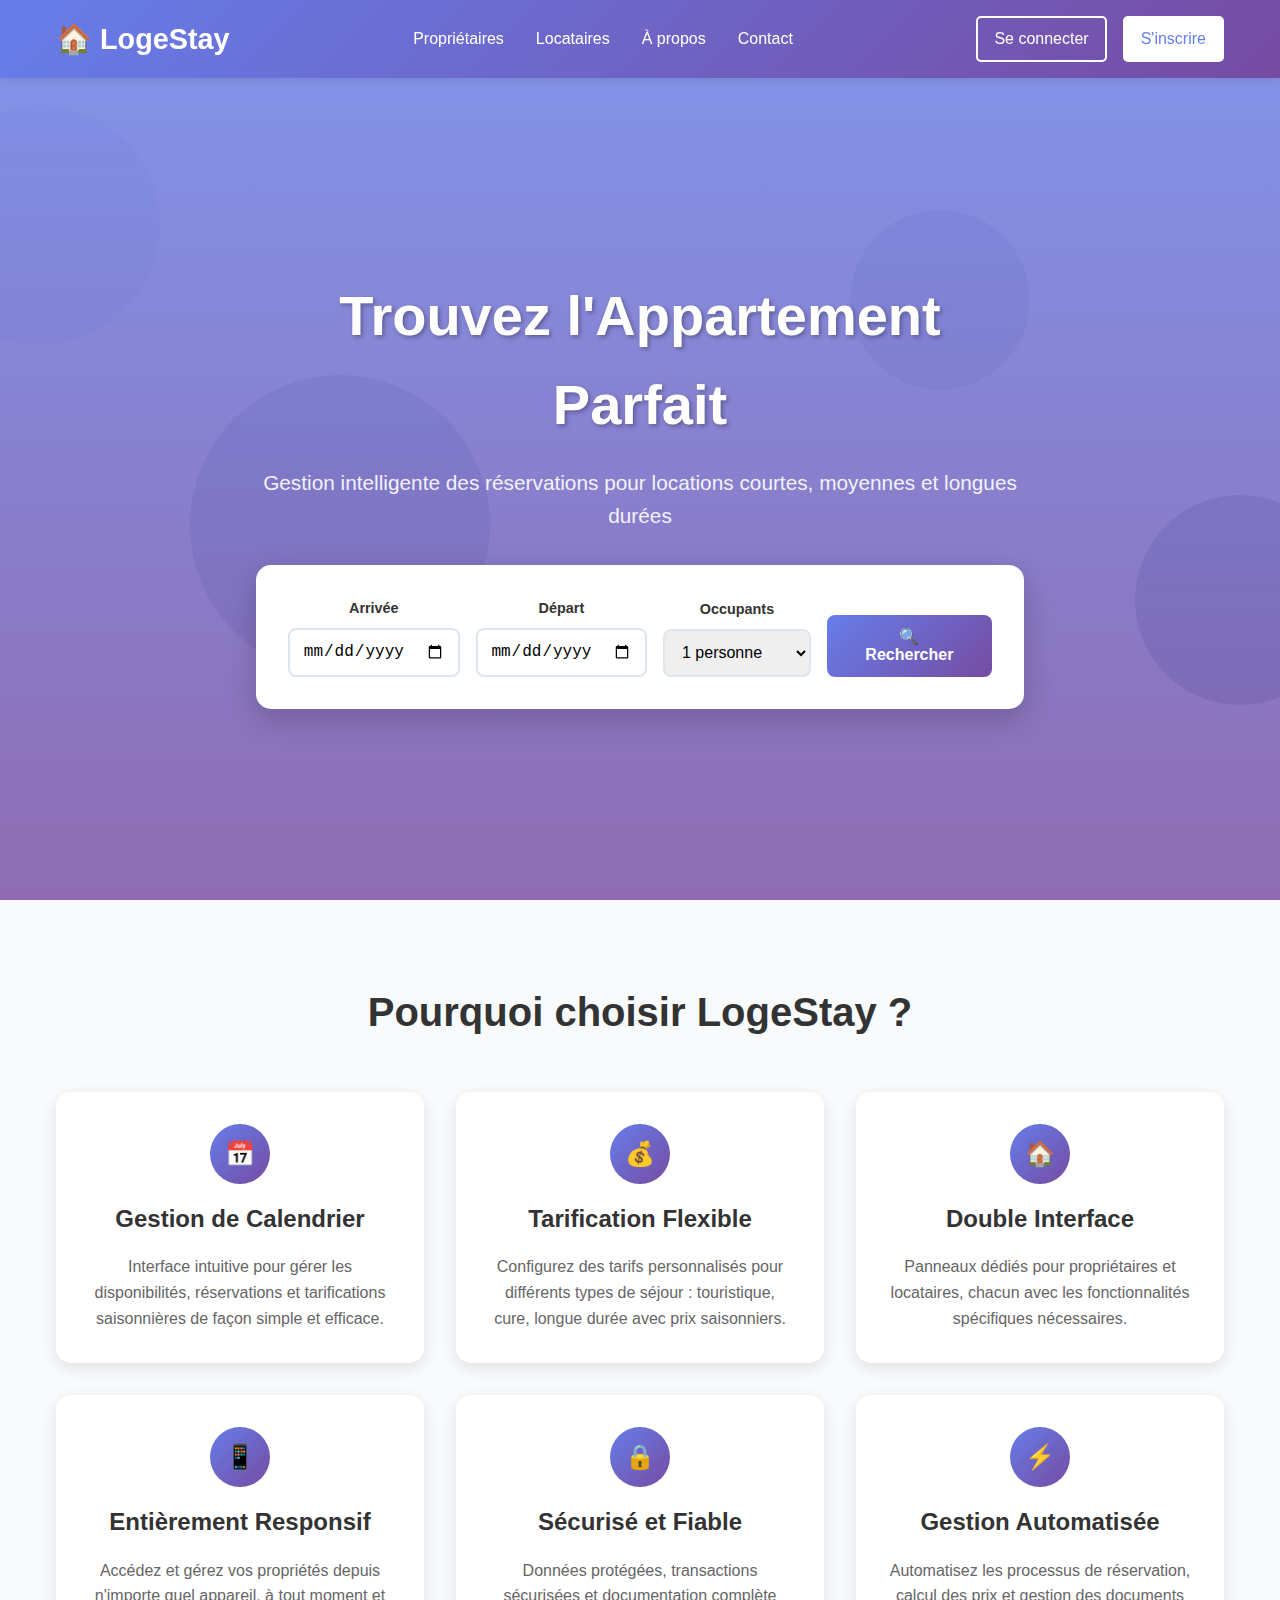
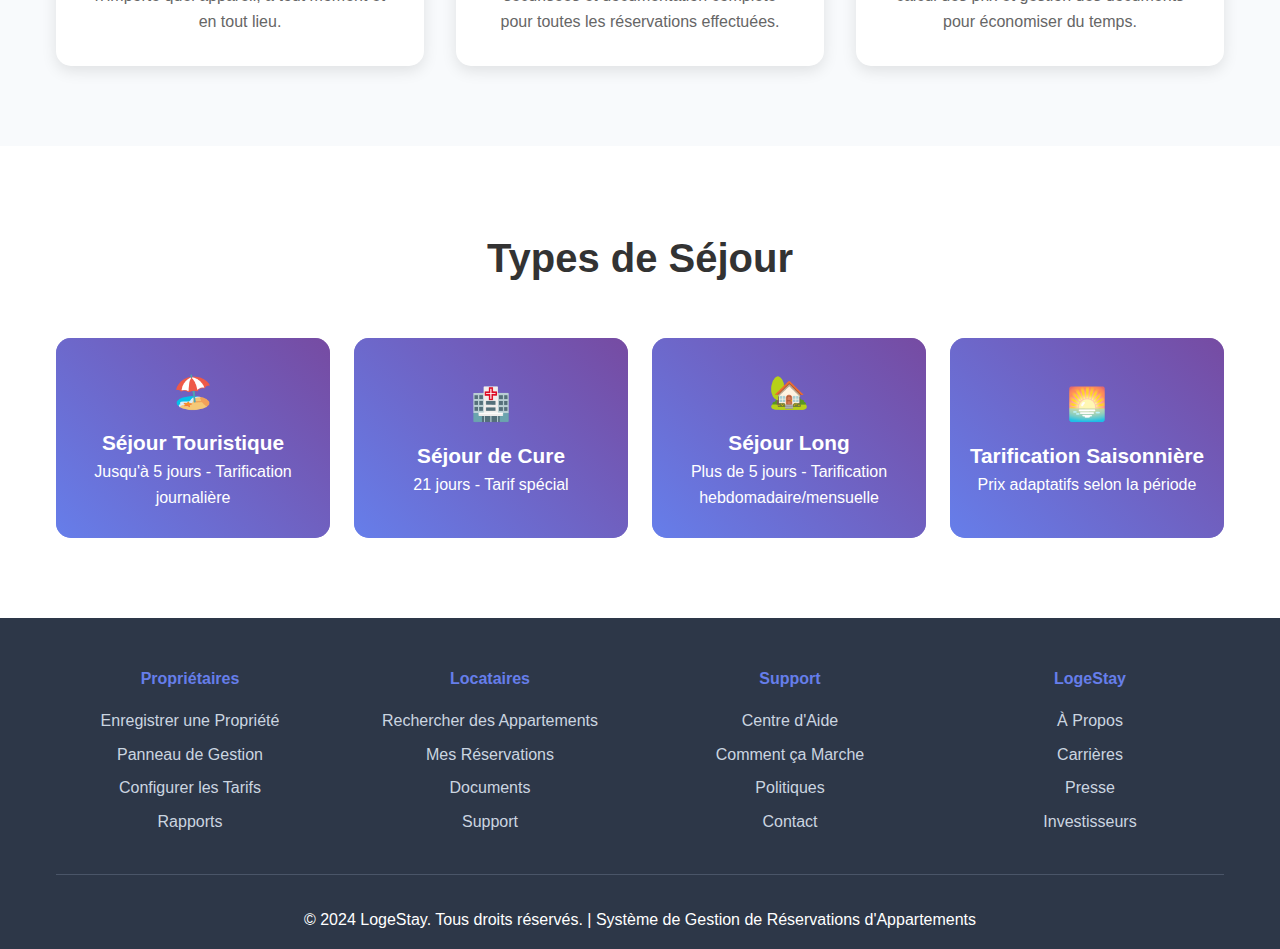
<file: index.html>
<!DOCTYPE html>
<html lang="fr">
<head>
    <meta charset="UTF-8">
    <link rel="stylesheet" href="assets/css/style.css">
    <meta name="viewport" content="width=device-width, initial-scale=1.0">
    <title>LogeStay - Gestion de Réservations d'Appartements</title>
    
    <!-- Favicons -->
    <link href="LS.png" rel="icon">
</head>
<body>
    <header class="header">
        <div class="nav-container">
            <a href="#" class="logo">🏠 LogeStay</a>
            <nav>
                <ul class="nav-links">
                    <li><a href="proprietaires.html" class="nav-links">Propriétaires</a></li>
                    <li><a href="locataires.html" class="nav-links">Locataires</a></li>
                    <li><a href="apropos.html" class="nav-links">À propos</a></li>
                    <li><a href="contact.html" class="nav-links">Contact</a></li>
                </ul>
            </nav>
            <div class="login-buttons">
                <a href="login.php" class="login-btn">Se connecter</a>
                <a href="signup.html" class="login-btn primary">S'inscrire</a>
            </div>
        </div>
    </header>

    <section class="hero">
        <div class="hero-content">
            <h1>Trouvez l'Appartement Parfait</h1>
            <p>Gestion intelligente des réservations pour locations courtes, moyennes et longues durées</p>
            
            <div class="search-container">
                <form class="search-form" id="searchForm">
                    <div class="form-group">
                        <label for="checkin">Arrivée</label>
                        <input type="date" id="checkin" name="checkin" required>
                    </div>
                    <div class="form-group">
                        <label for="checkout">Départ</label>
                        <input type="date" id="checkout" name="checkout" required>
                    </div>
                    <div class="form-group">
                        <label for="guests">Occupants</label>
                        <select id="guests" name="guests">
                            <option value="1">1 personne</option>
                            <option value="2">2 personnes</option>
                            <option value="3">3 personnes</option>
                            <option value="4">4 personnes</option>
                            <option value="5">5+ personnes</option>
                        </select>
                    </div>
                    <button type="submit" class="search-btn">🔍 Rechercher</button>
                </form>
            </div>
        </div>
    </section>

    <section class="features">
        <div class="container">
            <h2 class="section-title">Pourquoi choisir LogeStay ?</h2>
            <div class="features-grid">
                <div class="feature-card">
                    <div class="feature-icon">📅</div>
                    <h3>Gestion de Calendrier</h3>
                    <p>Interface intuitive pour gérer les disponibilités, réservations et tarifications saisonnières de façon simple et efficace.</p>
                </div>
                <div class="feature-card">
                    <div class="feature-icon">💰</div>
                    <h3>Tarification Flexible</h3>
                    <p>Configurez des tarifs personnalisés pour différents types de séjour : touristique, cure, longue durée avec prix saisonniers.</p>
                </div>
                <div class="feature-card">
                    <div class="feature-icon">🏠</div>
                    <h3>Double Interface</h3>
                    <p>Panneaux dédiés pour propriétaires et locataires, chacun avec les fonctionnalités spécifiques nécessaires.</p>
                </div>
                <div class="feature-card">
                    <div class="feature-icon">📱</div>
                    <h3>Entièrement Responsif</h3>
                    <p>Accédez et gérez vos propriétés depuis n'importe quel appareil, à tout moment et en tout lieu.</p>
                </div>
                <div class="feature-card">
                    <div class="feature-icon">🔒</div>
                    <h3>Sécurisé et Fiable</h3>
                    <p>Données protégées, transactions sécurisées et documentation complète pour toutes les réservations effectuées.</p>
                </div>
                <div class="feature-card">
                    <div class="feature-icon">⚡</div>
                    <h3>Gestion Automatisée</h3>
                    <p>Automatisez les processus de réservation, calcul des prix et gestion des documents pour économiser du temps.</p>
                </div>
            </div>
        </div>
    </section>

    <section class="property-types">
        <div class="container">
            <h2 class="section-title">Types de Séjour</h2>
            <div class="types-grid">
                <div class="type-card" onclick="filterByType('touristique')">
                    <div class="type-content">
                        <div class="type-icon">🏖️</div>
                        <div class="type-title">Séjour Touristique</div>
                        <p>Jusqu'à 5 jours - Tarification journalière</p>
                    </div>
                </div>
                <div class="type-card" onclick="filterByType('cure')">
                    <div class="type-content">
                        <div class="type-icon">🏥</div>
                        <div class="type-title">Séjour de Cure</div>
                        <p>21 jours - Tarif spécial</p>
                    </div>
                </div>
                <div class="type-card" onclick="filterByType('longue')">
                    <div class="type-content">
                        <div class="type-icon">🏡</div>
                        <div class="type-title">Séjour Long</div>
                        <p>Plus de 5 jours - Tarification hebdomadaire/mensuelle</p>
                    </div>
                </div>
                <div class="type-card" onclick="filterByType('saisonnier')">
                    <div class="type-content">
                        <div class="type-icon">🌅</div>
                        <div class="type-title">Tarification Saisonnière</div>
                        <p>Prix adaptatifs selon la période</p>
                    </div>
                </div>
            </div>
        </div>
    </section>

    <footer class="footer">
        <div class="container">
            <div class="footer-content">
                <div class="footer-section">
                    <h4>Propriétaires</h4>
                    <ul>
                        <li><a href="#">Enregistrer une Propriété</a></li>
                        <li><a href="#">Panneau de Gestion</a></li>
                        <li><a href="#">Configurer les Tarifs</a></li>
                        <li><a href="#">Rapports</a></li>
                    </ul>
                </div>
                <div class="footer-section">
                    <h4>Locataires</h4>
                    <ul>
                        <li><a href="#">Rechercher des Appartements</a></li>
                        <li><a href="#">Mes Réservations</a></li>
                        <li><a href="#">Documents</a></li>
                        <li><a href="#">Support</a></li>
                    </ul>
                </div>
                <div class="footer-section">
                    <h4>Support</h4>
                    <ul>
                        <li><a href="#">Centre d'Aide</a></li>
                        <li><a href="#">Comment ça Marche</a></li>
                        <li><a href="#">Politiques</a></li>
                        <li><a href="#">Contact</a></li>
                    </ul>
                </div>
                <div class="footer-section">
                    <h4>LogeStay</h4>
                    <ul>
                        <li><a href="#">À Propos</a></li>
                        <li><a href="#">Carrières</a></li>
                        <li><a href="#">Presse</a></li>
                        <li><a href="#">Investisseurs</a></li>
                    </ul>
                </div>
            </div>
            <div style="border-top: 1px solid #4a5568; padding-top: 2rem; margin-top: 2rem;">
                <p>&copy; 2024 LogeStay. Tous droits réservés. | Système de Gestion de Réservations d'Appartements</p>
            </div>
        </div>
    </footer>
    <script src="assets/js/main.js"></script>
</body>
</html>
</file>
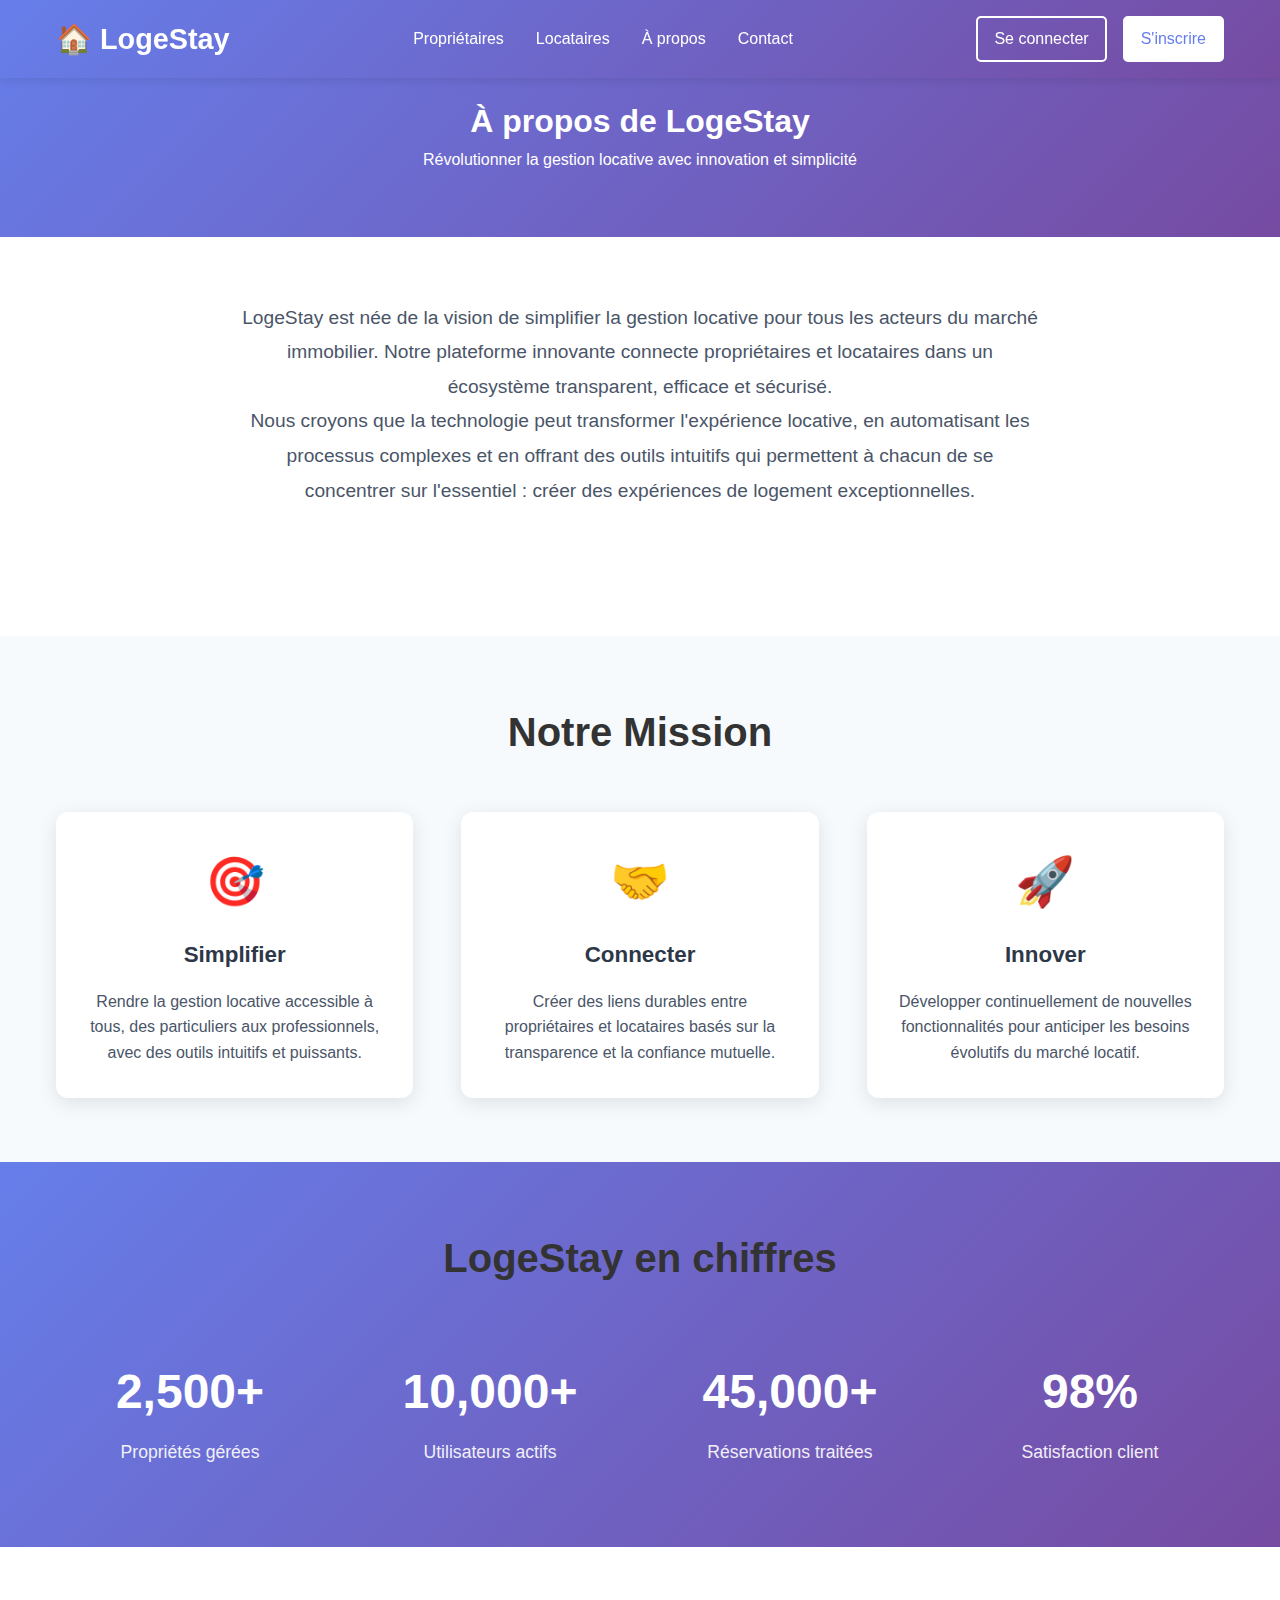
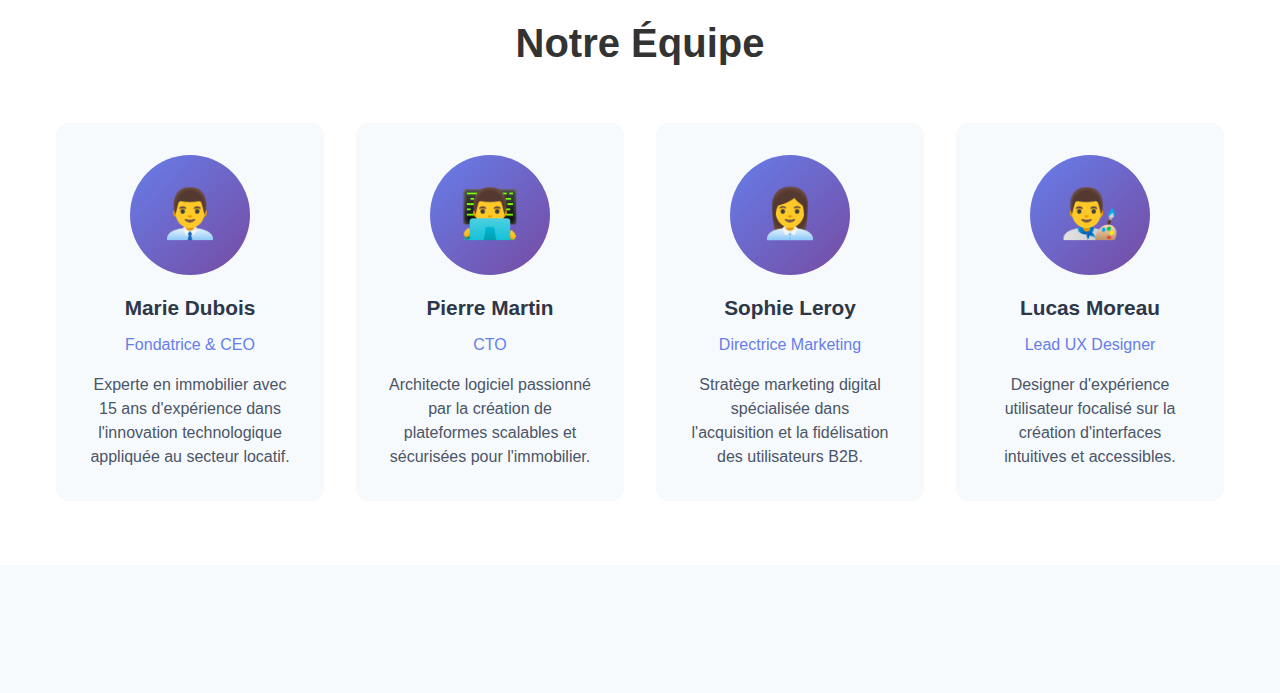
<file: a-propos.html>
<!DOCTYPE html>
<html lang="fr">
<head>
    <meta charset="UTF-8">
    <link rel="stylesheet" href="assets/css/style.css">
    <meta name="viewport" content="width=device-width, initial-scale=1.0">
    <title>À propos - LogeStay</title>
    
    <!-- Favicons -->
    <link href="LS.png" rel="icon">
    
    <style>
        .about-hero {
            background: linear-gradient(135deg, #667eea 0%, #764ba2 100%);
            color: white;
            padding: 6rem 0 4rem;
            text-align: center;
        }
        
        .about-container {
            max-width: 1200px;
            margin: 0 auto;
            padding: 0 1rem;
        }
        
        .about-content {
            padding: 4rem 0;
            background: white;
        }
        
        .about-text {
            max-width: 800px;
            margin: 0 auto;
            text-align: center;
            font-size: 1.2rem;
            line-height: 1.8;
            color: #4a5568;
            margin-bottom: 4rem;
        }
        
        .mission-section {
            background: #f7fafc;
            padding: 4rem 0;
        }
        
        .mission-grid {
            display: grid;
            grid-template-columns: repeat(auto-fit, minmax(300px, 1fr));
            gap: 3rem;
            margin-top: 3rem;
        }
        
        .mission-card {
            background: white;
            padding: 2rem;
            border-radius: 12px;
            text-align: center;
            box-shadow: 0 5px 20px rgba(0,0,0,0.1);
            transition: transform 0.3s ease;
        }
        
        .mission-card:hover {
            transform: translateY(-5px);
        }
        
        .mission-icon {
            font-size: 3rem;
            margin-bottom: 1rem;
        }
        
        .mission-card h3 {
            color: #2d3748;
            margin-bottom: 1rem;
            font-size: 1.4rem;
        }
        
        .mission-card p {
            color: #4a5568;
            line-height: 1.6;
        }
        
        .team-section {
            padding: 4rem 0;
            background: white;
        }
        
        .team-grid {
            display: grid;
            grid-template-columns: repeat(auto-fit, minmax(250px, 1fr));
            gap: 2rem;
            margin-top: 3rem;
        }
        
        .team-member {
            text-align: center;
            background: #f7fafc;
            padding: 2rem;
            border-radius: 12px;
            transition: transform 0.3s ease;
        }
        
        .team-member:hover {
            transform: translateY(-5px);
        }
        
        .member-photo {
            width: 120px;
            height: 120px;
            border-radius: 50%;
            background: linear-gradient(135deg, #667eea 0%, #764ba2 100%);
            margin: 0 auto 1rem;
            display: flex;
            align-items: center;
            justify-content: center;
            font-size: 3rem;
            color: white;
        }
        
        .member-name {
            font-size: 1.3rem;
            font-weight: 600;
            color: #2d3748;
            margin-bottom: 0.5rem;
        }
        
        .member-role {
            color: #667eea;
            font-weight: 500;
            margin-bottom: 1rem;
        }
        
        .member-bio {
            color: #4a5568;
            line-height: 1.5;
        }
        
        .stats-section {
            background: linear-gradient(135deg, #667eea 0%, #764ba2 100%);
            color: white;
            padding: 4rem 0;
            text-align: center;
        }
        
        .stats-grid {
            display: grid;
            grid-template-columns: repeat(auto-fit, minmax(200px, 1fr));
            gap: 2rem;
            margin-top: 3rem;
        }
        
        .stat-item {
            padding: 1rem;
        }
        
        .stat-number {
            font-size: 3rem;
            font-weight: bold;
            margin-bottom: 0.5rem;
        }
        
        .stat-label {
            font-size: 1.1rem;
            opacity: 0.9;
        }
        
        .values-section {
            padding: 4rem 0;
            background: #f7fafc;
        }
        
        .values-grid {
            display: grid;
            grid-template-columns: repeat(auto-fit, minmax(250px, 1fr));
            gap: 2rem;
            margin-top: 3rem;
        }
        
        .value-item {
            background: white;
            padding: 2rem;
            border-radius: 12px;
            border-left: 4px solid #667eea;
        }
        
        .value-title {
            font-size: 1.3rem;
            font-weight: 600;
            color: #2d3748;
            margin-bottom: 1rem;
            display: flex;
            align-items: center;
            gap: 0.5rem;
        }
        
        .value-description {
            color: #4a5568;
            line-height: 1.6;
        }
        
        .timeline-section {
            padding: 4rem 0;
            background: white;
        }
        
        .timeline {
            max-width: 800px;
            margin: 0 auto;
            position: relative;
            padding: 2rem 0;
        }
        
        .timeline::before {
            content: '';
            position: absolute;
            left: 50%;
            transform: translateX(-50%);
            width: 3px;
            height: 100%;
            background: #667eea;
        }
        
        .timeline-item {
            margin-bottom: 3rem;
            position: relative;
        }
        
        .timeline-content {
            background: #f7fafc;
            padding: 2rem;
            border-radius: 12px;
            width: 45%;
            position: relative;
        }
        
        .timeline-item:nth-child(odd) .timeline-content {
            margin-left: auto;
        }
        
        .timeline-date {
            position: absolute;
            left: 50%;
            transform: translateX(-50%);
            background: #667eea;
            color: white;
            padding: 0.5rem 1rem;
            border-radius: 20px;
            font-weight: 600;
            white-space: nowrap;
        }
        
        .timeline-title {
            font-size: 1.2rem;
            font-weight: 600;
            color: #2d3748;
            margin-bottom: 0.5rem;
        }
        
        .timeline-description {
            color: #4a5568;
            line-height: 1.5;
        }
        
        @media (max-width: 768px) {
            .about-hero {
                padding: 4rem 0 3rem;
            }
            
            .about-text {
                font-size: 1.1rem;
                padding: 0 1rem;
            }
            
            .timeline::before {
                left: 20px;
            }
            
            .timeline-content {
                width: calc(100% - 40px);
                margin-left: 40px !important;
            }
            
            .timeline-date {
                left: 20px;
                transform: none;
            }
        }
    </style>
</head>
<body>
    <header class="header">
        <div class="nav-container">
            <a href="index.html" class="logo">🏠 LogeStay</a>
            <nav>
                <ul class="nav-links">
                    <li><a href="index.html#proprietaires">Propriétaires</a></li>
                    <li><a href="index.html#locataires">Locataires</a></li>
                    <li><a href="apropos.html" class="active">À propos</a></li>
                    <li><a href="contact.html">Contact</a></li>
                </ul>
            </nav>
            <div class="login-buttons">
                <a href="login.php" class="login-btn">Se connecter</a>
                <a href="signup.html" class="login-btn primary">S'inscrire</a>
            </div>
        </div>
    </header>

    <section class="about-hero">
        <div class="about-container">
            <h1>À propos de LogeStay</h1>
            <p>Révolutionner la gestion locative avec innovation et simplicité</p>
        </div>
    </section>

    <section class="about-content">
        <div class="about-container">
            <div class="about-text">
                <p>LogeStay est née de la vision de simplifier la gestion locative pour tous les acteurs du marché immobilier. Notre plateforme innovante connecte propriétaires et locataires dans un écosystème transparent, efficace et sécurisé.</p>
                
                <p>Nous croyons que la technologie peut transformer l'expérience locative, en automatisant les processus complexes et en offrant des outils intuitifs qui permettent à chacun de se concentrer sur l'essentiel : créer des expériences de logement exceptionnelles.</p>
            </div>
        </div>
    </section>

    <section class="mission-section">
        <div class="about-container">
            <h2 class="section-title">Notre Mission</h2>
            <div class="mission-grid">
                <div class="mission-card">
                    <div class="mission-icon">🎯</div>
                    <h3>Simplifier</h3>
                    <p>Rendre la gestion locative accessible à tous, des particuliers aux professionnels, avec des outils intuitifs et puissants.</p>
                </div>
                <div class="mission-card">
                    <div class="mission-icon">🤝</div>
                    <h3>Connecter</h3>
                    <p>Créer des liens durables entre propriétaires et locataires basés sur la transparence et la confiance mutuelle.</p>
                </div>
                <div class="mission-card">
                    <div class="mission-icon">🚀</div>
                    <h3>Innover</h3>
                    <p>Développer continuellement de nouvelles fonctionnalités pour anticiper les besoins évolutifs du marché locatif.</p>
                </div>
            </div>
        </div>
    </section>

    <section class="stats-section">
        <div class="about-container">
            <h2 class="section-title">LogeStay en chiffres</h2>
            <div class="stats-grid">
                <div class="stat-item">
                    <div class="stat-number">2,500+</div>
                    <div class="stat-label">Propriétés gérées</div>
                </div>
                <div class="stat-item">
                    <div class="stat-number">10,000+</div>
                    <div class="stat-label">Utilisateurs actifs</div>
                </div>
                <div class="stat-item">
                    <div class="stat-number">45,000+</div>
                    <div class="stat-label">Réservations traitées</div>
                </div>
                <div class="stat-item">
                    <div class="stat-number">98%</div>
                    <div class="stat-label">Satisfaction client</div>
                </div>
            </div>
        </div>
    </section>

    <section class="team-section">
        <div class="about-container">
            <h2 class="section-title">Notre Équipe</h2>
            <div class="team-grid">
                <div class="team-member">
                    <div class="member-photo">👨‍💼</div>
                    <div class="member-name">Marie Dubois</div>
                    <div class="member-role">Fondatrice & CEO</div>
                    <div class="member-bio">Experte en immobilier avec 15 ans d'expérience dans l'innovation technologique appliquée au secteur locatif.</div>
                </div>
                <div class="team-member">
                    <div class="member-photo">👨‍💻</div>
                    <div class="member-name">Pierre Martin</div>
                    <div class="member-role">CTO</div>
                    <div class="member-bio">Architecte logiciel passionné par la création de plateformes scalables et sécurisées pour l'immobilier.</div>
                </div>
                <div class="team-member">
                    <div class="member-photo">👩‍💼</div>
                    <div class="member-name">Sophie Leroy</div>
                    <div class="member-role">Directrice Marketing</div>
                    <div class="member-bio">Stratège marketing digital spécialisée dans l'acquisition et la fidélisation des utilisateurs B2B.</div>
                </div>
                <div class="team-member">
                    <div class="member-photo">👨‍🎨</div>
                    <div class="member-name">Lucas Moreau</div>
                    <div class="member-role">Lead UX Designer</div>
                    <div class="member-bio">Designer d'expérience utilisateur focalisé sur la création d'interfaces intuitives et accessibles.</div>
                </div>
            </div>
        </div>
    </section>

    <section class="values-section">
        <div class="about-container">
</file>
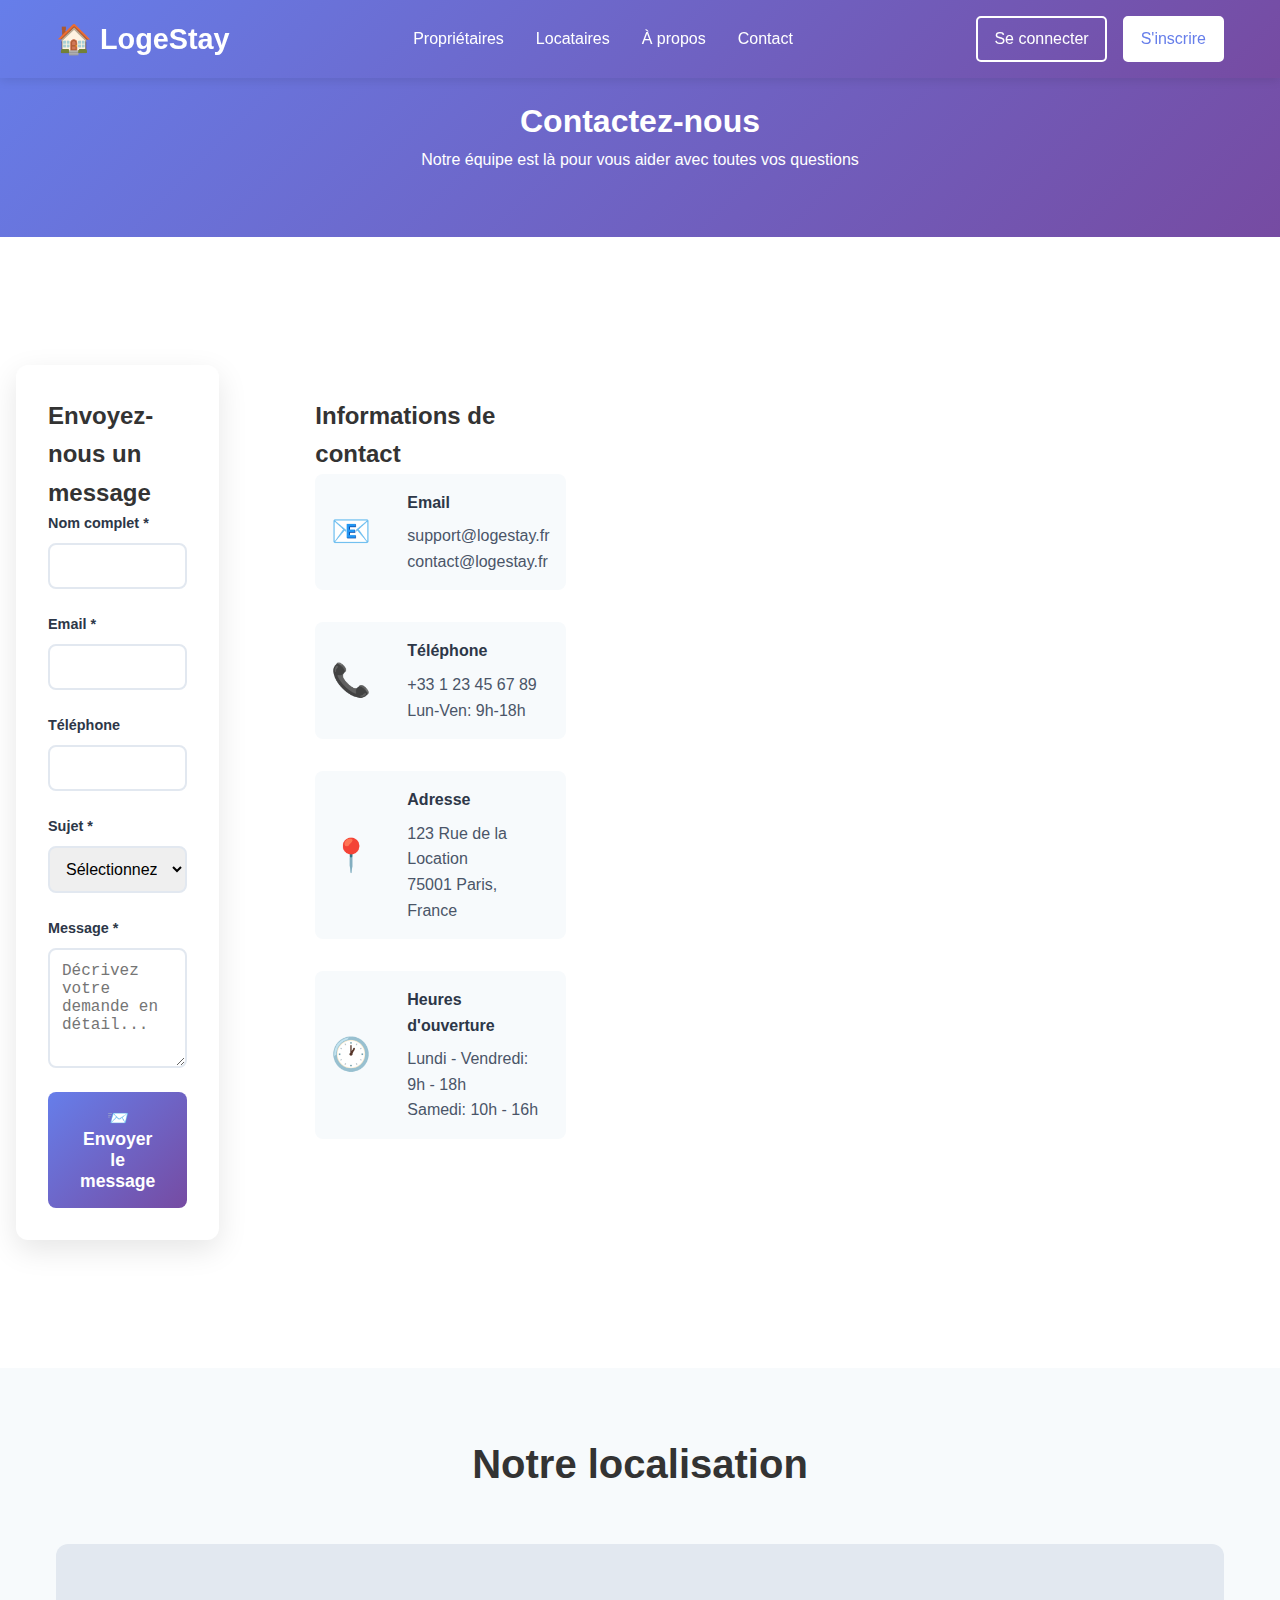
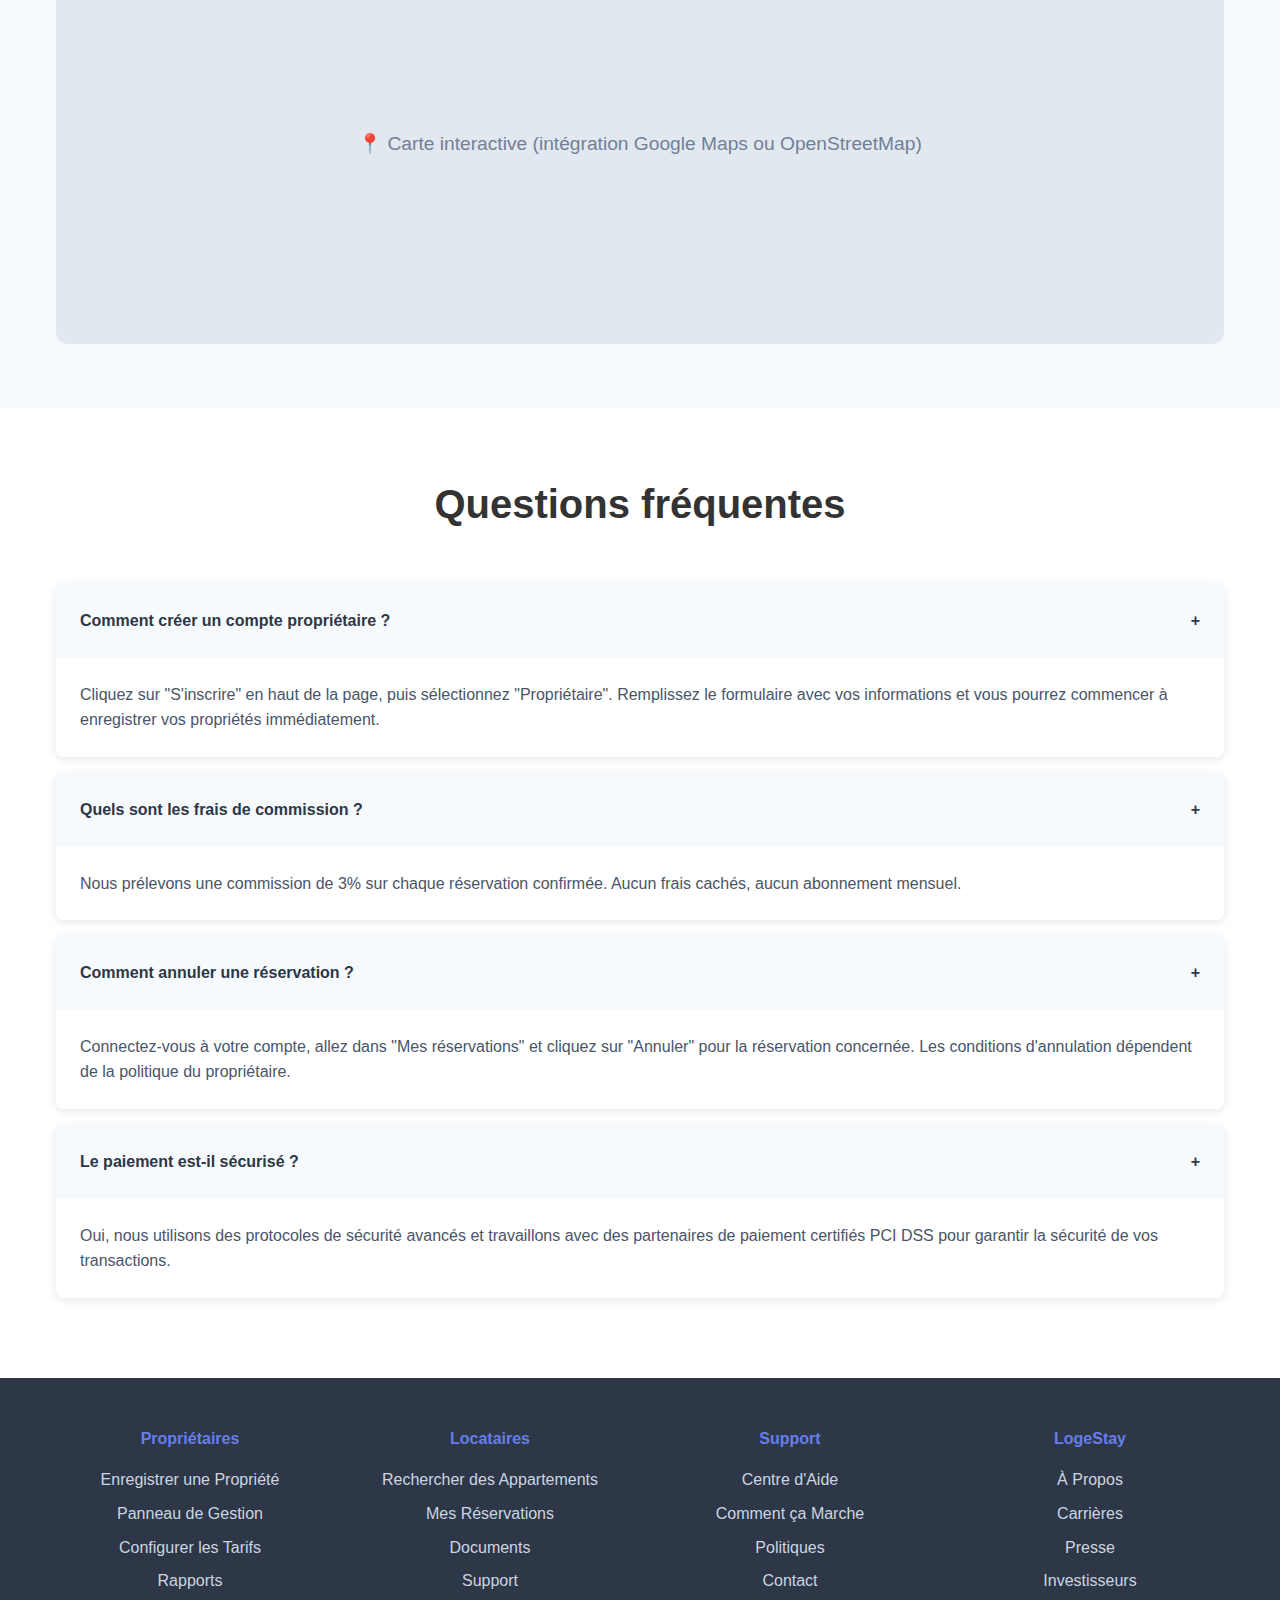
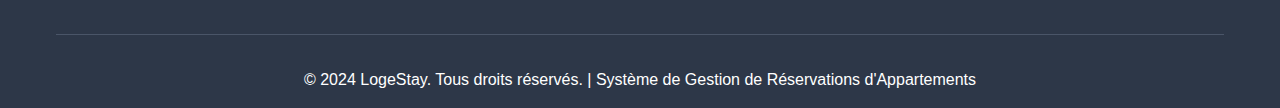
<file: contact.html>
<!DOCTYPE html>
<html lang="fr">
<head>
    <meta charset="UTF-8">
    <link rel="stylesheet" href="assets/css/style.css">
    <meta name="viewport" content="width=device-width, initial-scale=1.0">
    <title>Contact - LogeStay</title>
    
    <!-- Favicons -->
    <link href="LS.png" rel="icon">
    
    <style>
        .contact-hero {
            background: linear-gradient(135deg, #667eea 0%, #764ba2 100%);
            color: white;
            padding: 6rem 0 4rem;
            text-align: center;
        }
        
        .contact-container {
            max-width: 1200px;
            margin: 0 auto;
            padding: 0 1rem;
        }
        
        .contact-content {
            display: grid;
            grid-template-columns: 1fr 1fr;
            gap: 4rem;
            margin: 4rem 0;
        }
        
        .contact-form {
            background: white;
            padding: 2rem;
            border-radius: 12px;
            box-shadow: 0 10px 30px rgba(0,0,0,0.1);
        }
        
        .contact-info {
            padding: 2rem;
        }
        
        .form-group {
            margin-bottom: 1.5rem;
        }
        
        .form-group label {
            display: block;
            margin-bottom: 0.5rem;
            font-weight: 600;
            color: #2d3748;
        }
        
        .form-group input,
        .form-group select,
        .form-group textarea {
            width: 100%;
            padding: 0.75rem;
            border: 2px solid #e2e8f0;
            border-radius: 8px;
            font-size: 1rem;
            transition: border-color 0.3s ease;
        }
        
        .form-group input:focus,
        .form-group select:focus,
        .form-group textarea:focus {
            outline: none;
            border-color: #667eea;
        }
        
        .form-group textarea {
            resize: vertical;
            min-height: 120px;
        }
        
        .submit-btn {
            background: linear-gradient(135deg, #667eea 0%, #764ba2 100%);
            color: white;
            padding: 1rem 2rem;
            border: none;
            border-radius: 8px;
            font-size: 1.1rem;
            font-weight: 600;
            cursor: pointer;
            transition: transform 0.3s ease;
            width: 100%;
        }
        
        .submit-btn:hover {
            transform: translateY(-2px);
        }
        
        .contact-item {
            display: flex;
            align-items: center;
            margin-bottom: 2rem;
            padding: 1rem;
            background: #f7fafc;
            border-radius: 8px;
        }
        
        .contact-item-icon {
            font-size: 2rem;
            margin-right: 1rem;
            min-width: 60px;
        }
        
        .contact-item-content h4 {
            margin: 0 0 0.5rem 0;
            color: #2d3748;
        }
        
        .contact-item-content p {
            margin: 0;
            color: #4a5568;
        }
        
        .map-section {
            background: #f7fafc;
            padding: 4rem 0;
        }
        
        .map-placeholder {
            background: #e2e8f0;
            height: 400px;
            border-radius: 12px;
            display: flex;
            align-items: center;
            justify-content: center;
            color: #718096;
            font-size: 1.2rem;
        }
        
        .faq-section {
            padding: 4rem 0;
        }
        
        .faq-item {
            background: white;
            margin-bottom: 1rem;
            border-radius: 8px;
            box-shadow: 0 2px 10px rgba(0,0,0,0.1);
            overflow: hidden;
        }
        
        .faq-question {
            padding: 1.5rem;
            background: #f7fafc;
            cursor: pointer;
            font-weight: 600;
            color: #2d3748;
            display: flex;
            justify-content: space-between;
            align-items: center;
        }
        
        .faq-answer {
            padding: 1.5rem;
            color: #4a5568;
            line-height: 1.6;
        }
        
        @media (max-width: 768px) {
            .contact-content {
                grid-template-columns: 1fr;
                gap: 2rem;
            }
            
            .contact-hero {
                padding: 4rem 0 3rem;
            }
        }
    </style>
</head>
<body>
    <header class="header">
        <div class="nav-container">
            <a href="index.html" class="logo">🏠 LogeStay</a>
            <nav>
                <ul class="nav-links">
                    <li><a href="index.html#proprietaires">Propriétaires</a></li>
                    <li><a href="index.html#locataires">Locataires</a></li>
                    <li><a href="apropos.html">À propos</a></li>
                    <li><a href="contact.html" class="active">Contact</a></li>
                </ul>
            </nav>
            <div class="login-buttons">
                <a href="login.php" class="login-btn">Se connecter</a>
                <a href="signup.html" class="login-btn primary">S'inscrire</a>
            </div>
        </div>
    </header>

    <section class="contact-hero">
        <div class="contact-container">
            <h1>Contactez-nous</h1>
            <p>Notre équipe est là pour vous aider avec toutes vos questions</p>
        </div>
    </section>

    <section class="contact-content">
        <div class="contact-container">
            <div class="contact-content">
                <div class="contact-form">
                    <h2>Envoyez-nous un message</h2>
                    <form id="contactForm">
                        <div class="form-group">
                            <label for="name">Nom complet *</label>
                            <input type="text" id="name" name="name" required>
                        </div>
                        
                        <div class="form-group">
                            <label for="email">Email *</label>
                            <input type="email" id="email" name="email" required>
                        </div>
                        
                        <div class="form-group">
                            <label for="phone">Téléphone</label>
                            <input type="tel" id="phone" name="phone">
                        </div>
                        
                        <div class="form-group">
                            <label for="subject">Sujet *</label>
                            <select id="subject" name="subject" required>
                                <option value="">Sélectionnez un sujet</option>
                                <option value="proprietaire">Questions propriétaire</option>
                                <option value="locataire">Questions locataire</option>
                                <option value="technique">Support technique</option>
                                <option value="facturation">Facturation</option>
                                <option value="autre">Autre</option>
                            </select>
                        </div>
                        
                        <div class="form-group">
                            <label for="message">Message *</label>
                            <textarea id="message" name="message" placeholder="Décrivez votre demande en détail..." required></textarea>
                        </div>
                        
                        <button type="submit" class="submit-btn">📨 Envoyer le message</button>
                    </form>
                </div>
                
                <div class="contact-info">
                    <h2>Informations de contact</h2>
                    
                    <div class="contact-item">
                        <div class="contact-item-icon">📧</div>
                        <div class="contact-item-content">
                            <h4>Email</h4>
                            <p>support@logestay.fr</p>
                            <p>contact@logestay.fr</p>
                        </div>
                    </div>
                    
                    <div class="contact-item">
                        <div class="contact-item-icon">📞</div>
                        <div class="contact-item-content">
                            <h4>Téléphone</h4>
                            <p>+33 1 23 45 67 89</p>
                            <p>Lun-Ven: 9h-18h</p>
                        </div>
                    </div>
                    
                    <div class="contact-item">
                        <div class="contact-item-icon">📍</div>
                        <div class="contact-item-content">
                            <h4>Adresse</h4>
                            <p>123 Rue de la Location</p>
                            <p>75001 Paris, France</p>
                        </div>
                    </div>
                    
                    <div class="contact-item">
                        <div class="contact-item-icon">🕐</div>
                        <div class="contact-item-content">
                            <h4>Heures d'ouverture</h4>
                            <p>Lundi - Vendredi: 9h - 18h</p>
                            <p>Samedi: 10h - 16h</p>
                        </div>
                    </div>
                </div>
            </div>
        </div>
    </section>

    <section class="map-section">
        <div class="contact-container">
            <h2 class="section-title">Notre localisation</h2>
            <div class="map-placeholder">
                📍 Carte interactive (intégration Google Maps ou OpenStreetMap)
            </div>
        </div>
    </section>

    <section class="faq-section">
        <div class="contact-container">
            <h2 class="section-title">Questions fréquentes</h2>
            
            <div class="faq-item">
                <div class="faq-question">
                    Comment créer un compte propriétaire ?
                    <span>+</span>
                </div>
                <div class="faq-answer">
                    Cliquez sur "S'inscrire" en haut de la page, puis sélectionnez "Propriétaire". Remplissez le formulaire avec vos informations et vous pourrez commencer à enregistrer vos propriétés immédiatement.
                </div>
            </div>
            
            <div class="faq-item">
                <div class="faq-question">
                    Quels sont les frais de commission ?
                    <span>+</span>
                </div>
                <div class="faq-answer">
                    Nous prélevons une commission de 3% sur chaque réservation confirmée. Aucun frais cachés, aucun abonnement mensuel.
                </div>
            </div>
            
            <div class="faq-item">
                <div class="faq-question">
                    Comment annuler une réservation ?
                    <span>+</span>
                </div>
                <div class="faq-answer">
                    Connectez-vous à votre compte, allez dans "Mes réservations" et cliquez sur "Annuler" pour la réservation concernée. Les conditions d'annulation dépendent de la politique du propriétaire.
                </div>
            </div>
            
            <div class="faq-item">
                <div class="faq-question">
                    Le paiement est-il sécurisé ?
                    <span>+</span>
                </div>
                <div class="faq-answer">
                    Oui, nous utilisons des protocoles de sécurité avancés et travaillons avec des partenaires de paiement certifiés PCI DSS pour garantir la sécurité de vos transactions.
                </div>
            </div>
        </div>
    </section>

    <footer class="footer">
        <div class="container">
            <div class="footer-content">
                <div class="footer-section">
                    <h4>Propriétaires</h4>
                    <ul>
                        <li><a href="#">Enregistrer une Propriété</a></li>
                        <li><a href="#">Panneau de Gestion</a></li>
                        <li><a href="#">Configurer les Tarifs</a></li>
                        <li><a href="#">Rapports</a></li>
                    </ul>
                </div>
                <div class="footer-section">
                    <h4>Locataires</h4>
                    <ul>
                        <li><a href="#">Rechercher des Appartements</a></li>
                        <li><a href="#">Mes Réservations</a></li>
                        <li><a href="#">Documents</a></li>
                        <li><a href="#">Support</a></li>
                    </ul>
                </div>
                <div class="footer-section">
                    <h4>Support</h4>
                    <ul>
                        <li><a href="#">Centre d'Aide</a></li>
                        <li><a href="#">Comment ça Marche</a></li>
                        <li><a href="#">Politiques</a></li>
                        <li><a href="contact.html">Contact</a></li>
                    </ul>
                </div>
                <div class="footer-section">
                    <h4>LogeStay</h4>
                    <ul>
                        <li><a href="apropos.html">À Propos</a></li>
                        <li><a href="#">Carrières</a></li>
                        <li><a href="#">Presse</a></li>
                        <li><a href="#">Investisseurs</a></li>
                    </ul>
                </div>
            </div>
            <div style="border-top: 1px solid #4a5568; padding-top: 2rem; margin-top: 2rem;">
                <p>&copy; 2024 LogeStay. Tous droits réservés. | Système de Gestion de Réservations d'Appartements</p>
            </div>
        </div>
    </footer>

    <script>
        // Formulaire de contact
        document.getElementById('contactForm').addEventListener('submit', function(e) {
            e.preventDefault();
            alert('Merci pour votre message ! Nous vous répondrons dans les plus brefs délais.');
        });

        // FAQ Toggle
        document.querySelectorAll('.faq-question').forEach(question => {
            question.addEventListener('click', function() {
                const answer = this.nextElementSibling;
                const icon = this.querySelector('span');
                
                if (answer.style.display === 'block') {
                    answer.style.display = 'none';
                    icon.textContent = '+';
                } else {
                    // Fermer toutes les autres réponses
                    document.querySelectorAll('.faq-answer').forEach(a => a.style.display = 'none');
                    document.querySelectorAll('.faq-question span').forEach(i => i.textContent = '+');
                    
                    answer.style.display = 'block';
                    icon.textContent = '-';
                }
            });
        });
    </script>
</body>
</html>
</file>
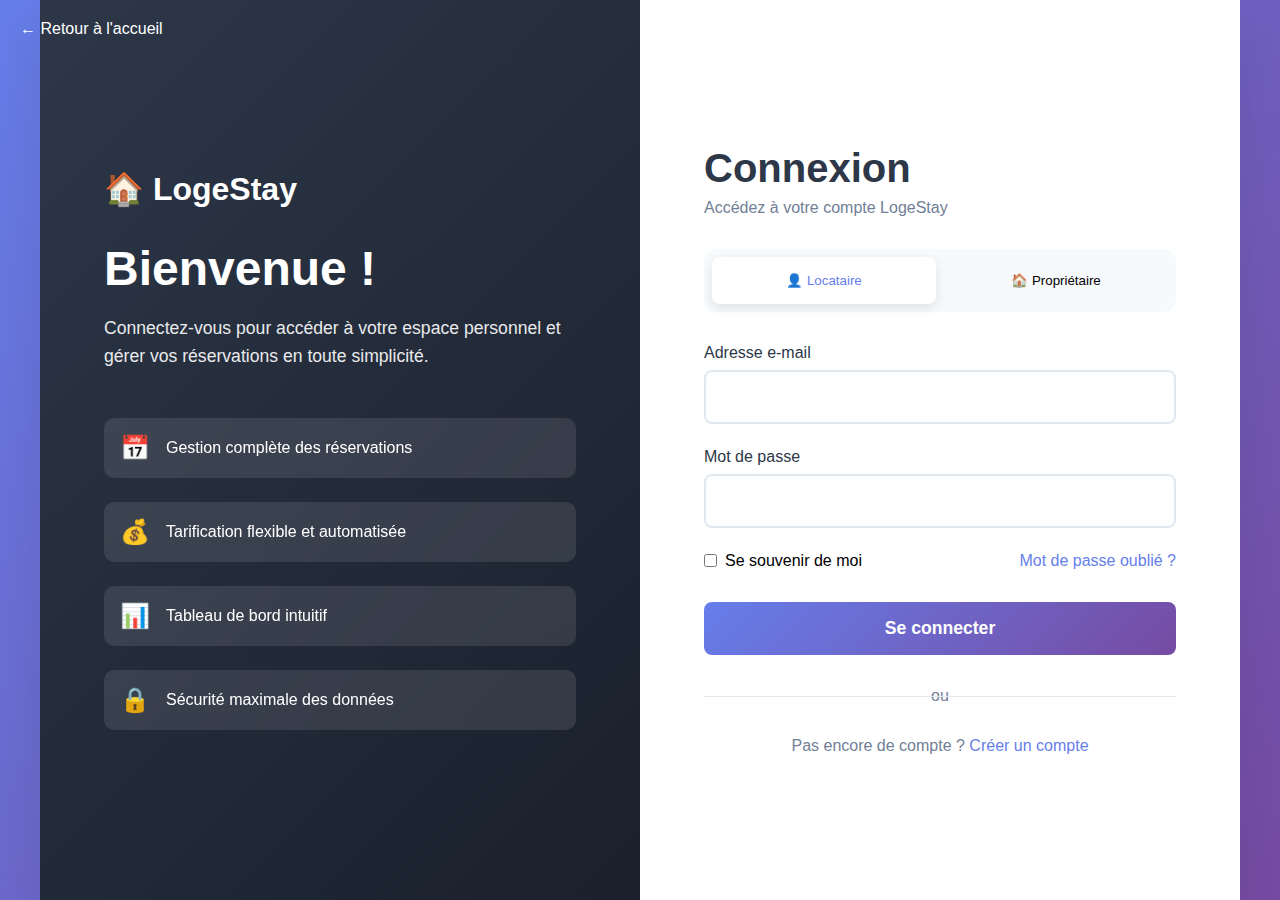
<file: login.html>
<!DOCTYPE html>
<html lang="fr">
<head>
    <meta charset="UTF-8">
    <meta name="viewport" content="width=device-width, initial-scale=1.0">
    <title>LogeStay - Connexion</title>
    <!-- Favicons -->
    <link href="LS.png" rel="icon">
    <link href="LS.png" rel="apple-touch-icon">
    <style>
        * {
            margin: 0;
            padding: 0;
            box-sizing: border-box;
        }
        
        body {
            font-family: -apple-system, BlinkMacSystemFont, 'Segoe UI', Roboto, sans-serif;
            background: linear-gradient(135deg, #667eea 0%, #764ba2 100%);
            min-height: 100vh;
            position: relative;
        }
        
        .back-home {
            position: absolute;
            top: 20px;
            left: 20px;
            color: white;
            text-decoration: none;
            font-weight: 500;
            z-index: 10;
            transition: opacity 0.3s ease;
        }
        
        .back-home:hover {
            opacity: 0.8;
        }
        
        .login-container {
            display: flex;
            min-height: 100vh;
            max-width: 1200px;
            margin: 0 auto;
            background: white;
            box-shadow: 0 20px 60px rgba(0,0,0,0.1);
        }
        
        .login-left {
            flex: 1;
            background: linear-gradient(135deg, #2d3748 0%, #1a202c 100%);
            color: white;
            padding: 4rem;
            display: flex;
            flex-direction: column;
            justify-content: center;
        }
        
        .logo {
            font-size: 2rem;
            font-weight: bold;
            margin-bottom: 2rem;
        }
        
        .welcome-text {
            font-size: 3rem;
            font-weight: 700;
            margin-bottom: 1rem;
            line-height: 1.2;
        }
        
        .welcome-subtitle {
            font-size: 1.1rem;
            opacity: 0.9;
            margin-bottom: 3rem;
            line-height: 1.6;
        }
        
        .features-preview {
            display: flex;
            flex-direction: column;
            gap: 1.5rem;
        }
        
        .feature-item {
            display: flex;
            align-items: center;
            gap: 1rem;
            padding: 1rem;
            background: rgba(255,255,255,0.1);
            border-radius: 10px;
            backdrop-filter: blur(10px);
        }
        
        .feature-item .icon {
            font-size: 1.5rem;
        }
        
        .login-right {
            flex: 1;
            padding: 4rem;
            display: flex;
            flex-direction: column;
            justify-content: center;
        }
        
        .login-header h2 {
            font-size: 2.5rem;
            color: #2d3748;
            margin-bottom: 0.5rem;
        }
        
        .login-header p {
            color: #718096;
            margin-bottom: 2rem;
        }
        
        .alert {
            padding: 1rem;
            border-radius: 8px;
            margin-bottom: 1rem;
        }
        
        .alert.error {
            background: #fed7d7;
            color: #c53030;
            border: 1px solid #feb2b2;
        }
        
        .alert.success {
            background: #c6f6d5;
            color: #2f855a;
            border: 1px solid #9ae6b4;
        }
        
        .user-type-selector {
            display: flex;
            gap: 0.5rem;
            margin-bottom: 2rem;
            background: #f7fafc;
            padding: 0.5rem;
            border-radius: 12px;
        }
        
        .user-type-btn {
            flex: 1;
            padding: 1rem;
            border: none;
            background: transparent;
            border-radius: 8px;
            cursor: pointer;
            font-weight: 500;
            transition: all 0.3s ease;
            text-decoration: none;
            display: block;
            text-align: center;
        }
        
        .user-type-btn.active {
            background: white;
            color: #667eea;
            box-shadow: 0 4px 12px rgba(0,0,0,0.1);
        }
        
        .user-type-btn:not(.active):hover {
            background: rgba(102, 126, 234, 0.1);
        }
        
        .form-group {
            margin-bottom: 1.5rem;
        }
        
        .form-group label {
            display: block;
            margin-bottom: 0.5rem;
            color: #2d3748;
            font-weight: 500;
        }
        
        .form-group input, .form-group select {
            width: 100%;
            padding: 1rem;
            border: 2px solid #e2e8f0;
            border-radius: 8px;
            font-size: 1rem;
            transition: border-color 0.3s ease;
        }
        
        .form-group input:focus, .form-group select:focus {
            outline: none;
            border-color: #667eea;
        }
        
        .form-options {
            display: flex;
            justify-content: space-between;
            align-items: center;
            margin-bottom: 2rem;
        }
        
        .remember-me {
            display: flex;
            align-items: center;
            gap: 0.5rem;
            cursor: pointer;
        }
        
        .forgot-password {
            color: #667eea;
            text-decoration: none;
        }
        
        .forgot-password:hover {
            text-decoration: underline;
        }
        
        .login-btn {
            width: 100%;
            padding: 1rem;
            background: linear-gradient(135deg, #667eea 0%, #764ba2 100%);
            color: white;
            border: none;
            border-radius: 8px;
            font-size: 1.1rem;
            font-weight: 600;
            cursor: pointer;
            transition: transform 0.2s ease;
        }
        
        .login-btn:hover {
            transform: translateY(-2px);
        }
        
        .divider {
            text-align: center;
            margin: 2rem 0;
            position: relative;
        }
        
        .divider::before {
            content: '';
            position: absolute;
            top: 50%;
            left: 0;
            right: 0;
            height: 1px;
            background: #e2e8f0;
        }
        
        .divider span {
            background: white;
            padding: 0 1rem;
            color: #718096;
        }
        
        .signup-link {
            text-align: center;
            color: #718096;
        }
        
        .signup-link a {
            color: #667eea;
            text-decoration: none;
            font-weight: 500;
        }
        
        .signup-link a:hover {
            text-decoration: underline;
        }
        
        .hidden {
            display: none;
        }
        
        @media (max-width: 768px) {
            .login-container {
                flex-direction: column;
            }
            
            .login-left, .login-right {
                padding: 2rem;
            }
            
            .welcome-text {
                font-size: 2rem;
            }
        }
    </style>
</head>
<body>
    <a href="index.html" class="back-home">← Retour à l'accueil</a>
    
    <div class="login-container">
        <div class="login-left">
            <div class="logo">🏠 LogeStay</div>
            <h1 class="welcome-text">Bienvenue !</h1>
            <p class="welcome-subtitle">Connectez-vous pour accéder à votre espace personnel et gérer vos réservations en toute simplicité.</p>
            
            <div class="features-preview">
                <div class="feature-item">
                    <span class="icon">📅</span>
                    <span>Gestion complète des réservations</span>
                </div>
                <div class="feature-item">
                    <span class="icon">💰</span>
                    <span>Tarification flexible et automatisée</span>
                </div>
                <div class="feature-item">
                    <span class="icon">📊</span>
                    <span>Tableau de bord intuitif</span>
                </div>
                <div class="feature-item">
                    <span class="icon">🔒</span>
                    <span>Sécurité maximale des données</span>
                </div>
            </div>
        </div>
        
        <div class="login-right">
            <div class="login-header">
                <h2>Connexion</h2>
                <p>Accédez à votre compte LogeStay</p>
            </div>

            <div id="alertContainer" class="hidden">
                <div class="alert error">Message d'erreur apparaîtra ici</div>
            </div>
            
            <div class="user-type-selector">
                <button type="button" class="user-type-btn active" data-type="locataire">
                    👤 Locataire
                </button>
                <button type="button" class="user-type-btn" data-type="proprietaire">
                    🏠 Propriétaire
                </button>
            </div>

            <form class="login-form" id="loginForm">
                <input type="hidden" name="user_type" id="userTypeInput" value="locataire">
                
                <div class="form-group">
                    <label for="email">Adresse e-mail</label>
                    <input type="email" id="email" name="email" required>
                </div>

                <div class="form-group">
                    <label for="password">Mot de passe</label>
                    <input type="password" id="password" name="password" required>
                </div>

                <div class="form-options">
                    <label class="remember-me">
                        <input type="checkbox" id="remember" name="remember">
                        Se souvenir de moi
                    </label>
                    <a href="#" class="forgot-password">Mot de passe oublié ?</a>
                </div>

                <button type="submit" class="login-btn" id="submitBtn">
                    Se connecter
                </button>
            </form>

            <div class="divider">
                <span>ou</span>
            </div>

            <div class="signup-link">
                Pas encore de compte ? 
                <a href="signup.html" id="signupLink">Créer un compte</a>
            </div>
        </div>
    </div>

    <script>
        // Seletor de tipo de usuário
        document.querySelectorAll('.user-type-btn').forEach(btn => {
            btn.addEventListener('click', function() {
                document.querySelectorAll('.user-type-btn').forEach(b => b.classList.remove('active'));
                this.classList.add('active');
                document.getElementById('userTypeInput').value = this.getAttribute('data-type');
            });
        });

        // Formulário de login
        document.getElementById('loginForm').addEventListener('submit', function(e) {
            e.preventDefault();
            
            const email = document.getElementById('email').value;
            const password = document.getElementById('password').value;
            const userType = document.getElementById('userTypeInput').value;
            
            // Validação simples
            if (!email || !password) {
                showAlert('Veuillez remplir tous les champs.', 'error');
                return;
            }
            
            if (password.length < 6) {
                showAlert('Le mot de passe doit contenir au moins 6 caractères.', 'error');
                return;
            }
            
            // Simulação de login bem-sucedido
            showAlert('Connexion réussie! Redirection...', 'success');
            
            setTimeout(() => {
                window.location.href = `dashboard-${userType}.html`;
            }, 2000);
        });

        function showAlert(message, type) {
            const alertContainer = document.getElementById('alertContainer');
            const alert = alertContainer.querySelector('.alert');
            
            alert.textContent = message;
            alert.className = `alert ${type}`;
            alertContainer.classList.remove('hidden');
            
            setTimeout(() => {
                alertContainer.classList.add('hidden');
            }, 5000);
        }
    </script>
</body>
</html>
</file>
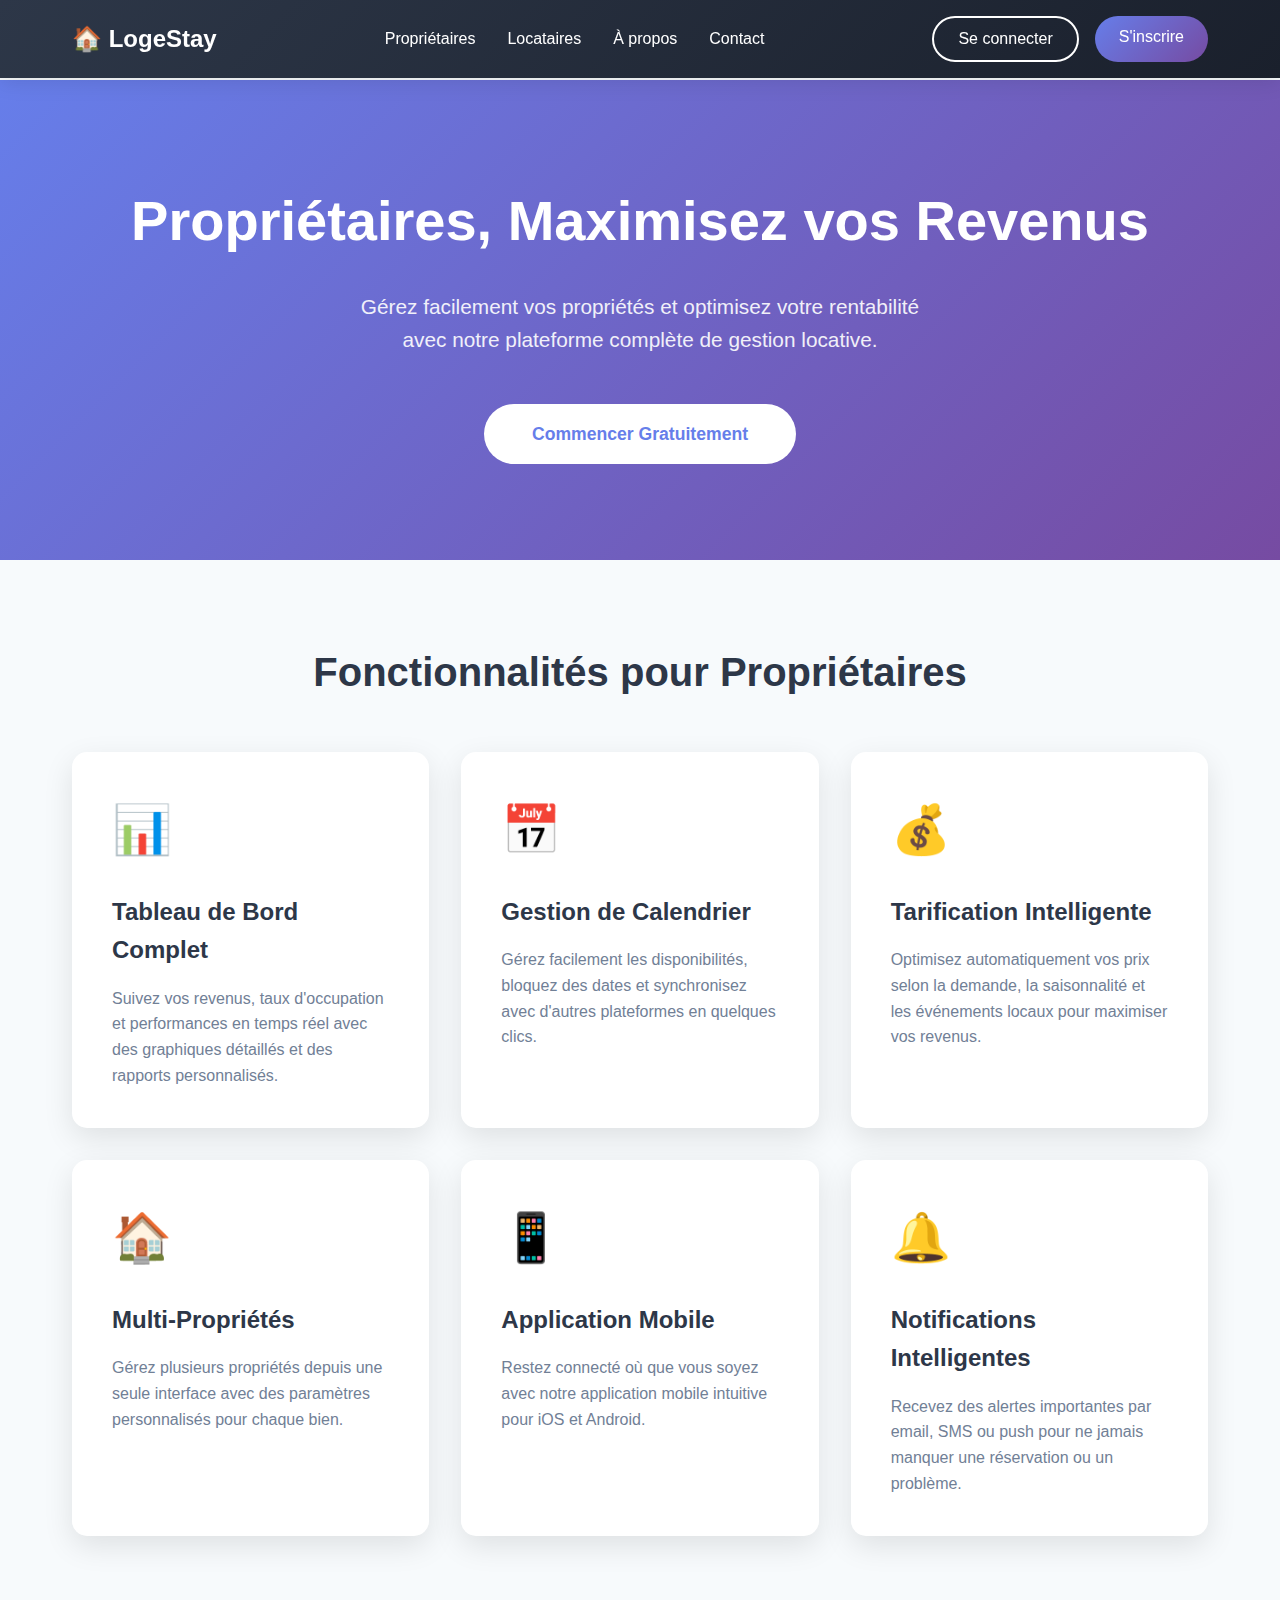
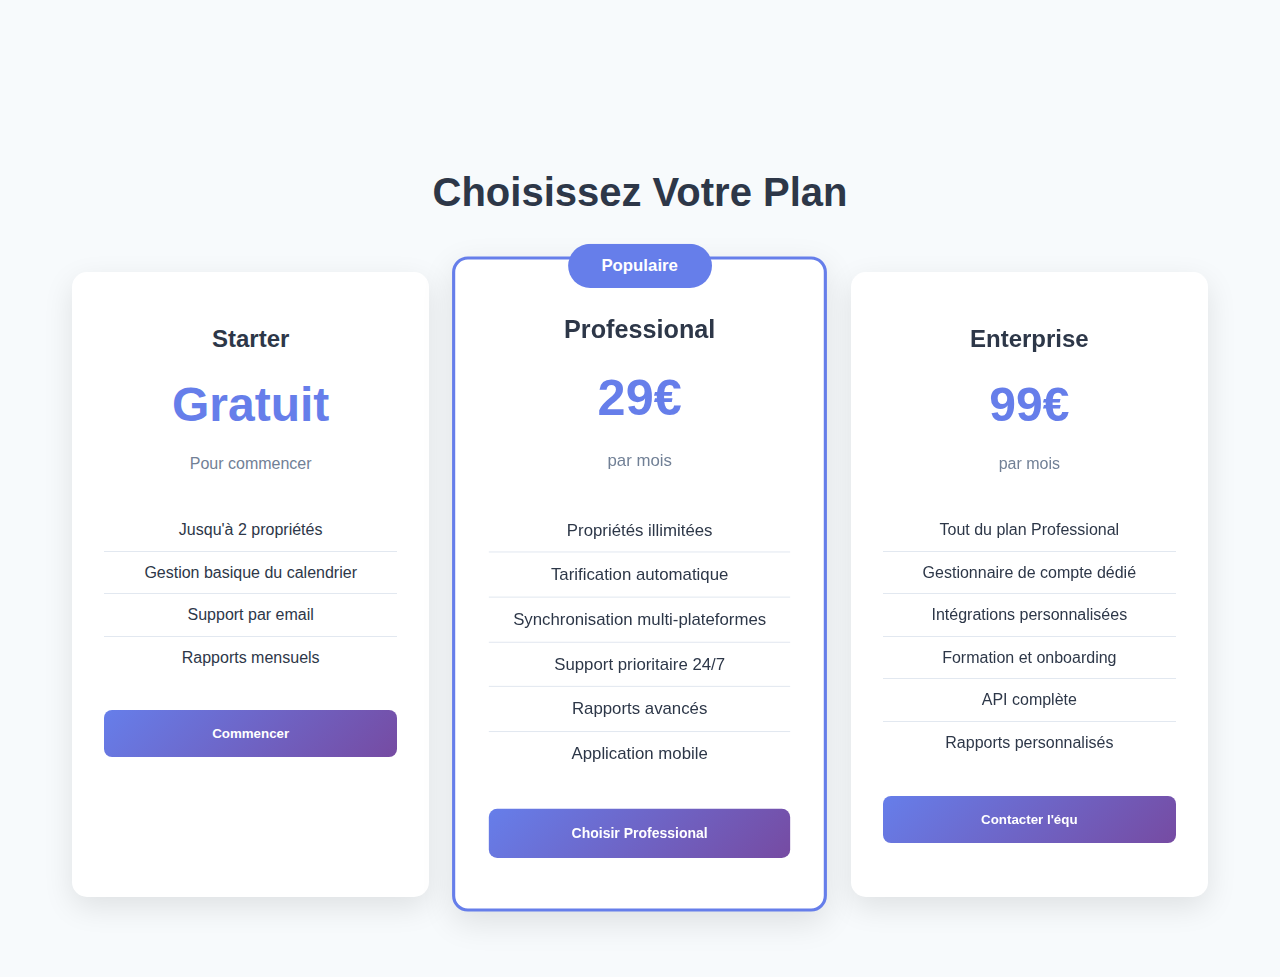
<file: proprietaires.html>
<!DOCTYPE html>
<html lang="fr">
<head>
    <meta charset="UTF-8">
    <meta name="viewport" content="width=device-width, initial-scale=1.0">
    <title>LogeStay - Propriétaires</title>
    <!-- Favicons -->
    <link href="LS.png" rel="icon">
    <style>
        * {
            margin: 0;
            padding: 0;
            box-sizing: border-box;
        }
        
        body {
            font-family: -apple-system, BlinkMacSystemFont, 'Segoe UI', Roboto, sans-serif;
            line-height: 1.6;
            color: #2d3748;
            background-color: #f7fafc;
        }
        
        .header {
            background: linear-gradient(135deg, #2d3748 0%, #1a202c 100%);
            color: white;
            padding: 1rem 0;
            position: fixed;
            width: 100%;
            top: 0;
            z-index: 100;
            box-shadow: 0 4px 20px rgba(0,0,0,0.1);
        }
        
        .nav-container {
            max-width: 1200px;
            margin: 0 auto;
            display: flex;
            justify-content: space-between;
            align-items: center;
            padding: 0 2rem;
        }
        
        .logo {
            font-size: 1.5rem;
            font-weight: bold;
            text-decoration: none;
            color: white;
        }
        
        .nav-links {
            display: flex;
            list-style: none;
            gap: 2rem;
        }
        
        .nav-links a {
            color: white;
            text-decoration: none;
            transition: color 0.3s ease;
        }
        
        .nav-links a:hover {
            color: #667eea;
        }
        
        .login-buttons {
            display: flex;
            gap: 1rem;
        }
        
        .login-btn {
            padding: 0.5rem 1.5rem;
            border-radius: 25px;
            text-decoration: none;
            font-weight: 500;
            transition: all 0.3s ease;
        }
        
        .login-btn:first-child {
            color: white;
            border: 2px solid white;
        }
        
        .login-btn.primary {
            background: linear-gradient(135deg, #667eea 0%, #764ba2 100%);
            color: white;
        }
        
        .main-content {
            margin-top: 80px;
            min-height: calc(100vh - 80px);
        }
        
        .hero {
            background: linear-gradient(135deg, #667eea 0%, #764ba2 100%);
            color: white;
            padding: 6rem 0;
            text-align: center;
        }
        
        .hero h1 {
            font-size: 3.5rem;
            margin-bottom: 1.5rem;
            font-weight: 700;
        }
        
        .hero p {
            font-size: 1.3rem;
            max-width: 600px;
            margin: 0 auto 3rem;
            opacity: 0.9;
        }
        
        .cta-button {
            display: inline-block;
            background: white;
            color: #667eea;
            padding: 1rem 3rem;
            border-radius: 50px;
            text-decoration: none;
            font-weight: 600;
            font-size: 1.1rem;
            transition: transform 0.3s ease;
        }
        
        .cta-button:hover {
            transform: translateY(-3px);
        }
        
        .container {
            max-width: 1200px;
            margin: 0 auto;
            padding: 0 2rem;
        }
        
        .section {
            padding: 5rem 0;
        }
        
        .section-title {
            font-size: 2.5rem;
            text-align: center;
            margin-bottom: 3rem;
            color: #2d3748;
        }
        
        .features-grid {
            display: grid;
            grid-template-columns: repeat(auto-fit, minmax(350px, 1fr));
            gap: 2rem;
            margin-bottom: 4rem;
        }
        
        .feature-card {
            background: white;
            padding: 2.5rem;
            border-radius: 15px;
            box-shadow: 0 10px 30px rgba(0,0,0,0.1);
            transition: transform 0.3s ease;
        }
        
        .feature-card:hover {
            transform: translateY(-10px);
        }
        
        .feature-icon {
            font-size: 3rem;
            margin-bottom: 1.5rem;
        }
        
        .feature-card h3 {
            font-size: 1.5rem;
            margin-bottom: 1rem;
            color: #2d3748;
        }
        
        .feature-card p {
            color: #718096;
            line-height: 1.6;
        }
        
        .pricing-section {
            background: #f7fafc;
        }
        
        .pricing-grid {
            display: grid;
            grid-template-columns: repeat(auto-fit, minmax(300px, 1fr));
            gap: 2rem;
            margin-top: 3rem;
        }
        
        .pricing-card {
            background: white;
            padding: 3rem 2rem;
            border-radius: 15px;
            text-align: center;
            box-shadow: 0 10px 30px rgba(0,0,0,0.1);
            position: relative;
        }
        
        .pricing-card.featured {
            border: 3px solid #667eea;
            transform: scale(1.05);
        }
        
        .pricing-card.featured::before {
            content: 'Populaire';
            position: absolute;
            top: -15px;
            left: 50%;
            transform: translateX(-50%);
            background: #667eea;
            color: white;
            padding: 0.5rem 2rem;
            border-radius: 25px;
            font-weight: 600;
        }
        
        .plan-name {
            font-size: 1.5rem;
            font-weight: 700;
            margin-bottom: 0.5rem;
        }
        
        .plan-price {
            font-size: 3rem;
            font-weight: 700;
            color: #667eea;
            margin-bottom: 0.5rem;
        }
        
        .plan-period {
            color: #718096;
            margin-bottom: 2rem;
        }
        
        .plan-features {
            list-style: none;
            margin-bottom: 2rem;
        }
        
        .plan-features li {
            padding: 0.5rem 0;
            border-bottom: 1px solid #e2e8f0;
        }
        
        .plan-features li:last-child {
            border-bottom: none;
        }
        
        .plan-btn {
            width: 100%;
            padding: 1rem;
            background: linear-gradient(135deg, #667eea 0%, #764ba2 100%);
            color: white;
            border: none;
            border-radius: 8px;
            font-weight: 600;
            cursor: pointer;
            transition: transform 0.3s ease;
        }
        
        .plan-btn:hover {
            transform: translateY(-2px);
        }
        
        .testimonials-section {
            background: #2d3748;
            color: white;
        }
        
        .testimonials-grid {
            display: grid;
            grid-template-columns: repeat(auto-fit, minmax(400px, 1fr));
            gap: 3rem;
            margin-top: 3rem;
        }
        
        .testimonial-card {
            background: rgba(255,255,255,0.1);
            padding: 2.5rem;
            border-radius: 15px;
            backdrop-filter: blur(10px);
        }
        
        .testimonial-content {
            font-style: italic;
            font-size: 1.1rem;
            margin-bottom: 2rem;
            line-height: 1.6;
        }
        
        .testimonial-author {
            display: flex;
            align-items: center;
            gap: 1rem;
        }
        
        .author-avatar {
            width: 50px;
            height: 50px;
            border-radius: 50%;
            background: #667eea;
            display: flex;
            align-items: center;
            justify-content: center;
            font-size: 1.5rem;
        }
        
        .author-info h4 {
            font-weight: 600;
            margin-bottom: 0.2rem;
        }
        
        .author-info p {
            color: #cbd5e0;
            font-size: 0.9rem;
        }
        
        .footer {
            background: #1a202c;
            color: white;
            padding: 4rem 0 2rem;
        }
        
        .footer-content {
            display: grid;
            grid-template-columns: repeat(auto-fit, minmax(250px, 1fr));
            gap: 3rem;
            margin-bottom: 2rem;
        }
        
        .footer-section h4 {
            font-size: 1.2rem;
            margin-bottom: 1rem;
            color: #667eea;
        }
        
        .footer-section ul {
            list-style: none;
        }
        
        .footer-section ul li {
            margin-bottom: 0.5rem;
        }
        
        .footer-section ul li a {
            color: #cbd5e0;
            text-decoration: none;
            transition: color 0.3s ease;
        }
        
        .footer-section ul li a:hover {
            color: #667eea;
        }
        
        @media (max-width: 768px) {
            .nav-container {
                flex-direction: column;
                gap: 1rem;
                padding: 1rem;
            }
            
            .nav-links {
                gap: 1rem;
            }
            
            .hero h1 {
                font-size: 2.5rem;
            }
            
            .hero p {
                font-size: 1.1rem;
            }
            
            .features-grid {
                grid-template-columns: 1fr;
            }
            
            .testimonials-grid {
                grid-template-columns: 1fr;
            }
        }
    </style>
</head>
<body>
    <header class="header">
        <div class="nav-container">
            <a href="index.html" class="logo">🏠 LogeStay</a>
            <nav>
                <ul class="nav-links">
                    <li><a href="proprietaires.html">Propriétaires</a></li>
                    <li><a href="locataires.html">Locataires</a></li>
                    <li><a href="apropos.html">À propos</a></li>
                    <li><a href="contact.html">Contact</a></li>
                </ul>
            </nav>
            <div class="login-buttons">
                <a href="login.php" class="login-btn">Se connecter</a>
                <a href="signup.html" class="login-btn primary">S'inscrire</a>
            </div>
        </div>
    </header>

    <main class="main-content">
        <section class="hero">
            <div class="container">
                <h1>Propriétaires, Maximisez vos Revenus</h1>
                <p>Gérez facilement vos propriétés et optimisez votre rentabilité avec notre plateforme complète de gestion locative.</p>
                <a href="signup.html" class="cta-button">Commencer Gratuitement</a>
            </div>
        </section>

        <section class="section">
            <div class="container">
                <h2 class="section-title">Fonctionnalités pour Propriétaires</h2>
                <div class="features-grid">
                    <div class="feature-card">
                        <div class="feature-icon">📊</div>
                        <h3>Tableau de Bord Complet</h3>
                        <p>Suivez vos revenus, taux d'occupation et performances en temps réel avec des graphiques détaillés et des rapports personnalisés.</p>
                    </div>
                    <div class="feature-card">
                        <div class="feature-icon">📅</div>
                        <h3>Gestion de Calendrier</h3>
                        <p>Gérez facilement les disponibilités, bloquez des dates et synchronisez avec d'autres plateformes en quelques clics.</p>
                    </div>
                    <div class="feature-card">
                        <div class="feature-icon">💰</div>
                        <h3>Tarification Intelligente</h3>
                        <p>Optimisez automatiquement vos prix selon la demande, la saisonnalité et les événements locaux pour maximiser vos revenus.</p>
                    </div>
                    <div class="feature-card">
                        <div class="feature-icon">🏠</div>
                        <h3>Multi-Propriétés</h3>
                        <p>Gérez plusieurs propriétés depuis une seule interface avec des paramètres personnalisés pour chaque bien.</p>
                    </div>
                    <div class="feature-card">
                        <div class="feature-icon">📱</div>
                        <h3>Application Mobile</h3>
                        <p>Restez connecté où que vous soyez avec notre application mobile intuitive pour iOS et Android.</p>
                    </div>
                    <div class="feature-card">
                        <div class="feature-icon">🔔</div>
                        <h3>Notifications Intelligentes</h3>
                        <p>Recevez des alertes importantes par email, SMS ou push pour ne jamais manquer une réservation ou un problème.</p>
                    </div>
                </div>
            </div>
        </section>

        <section class="section pricing-section">
            <div class="container">
                <h2 class="section-title">Choisissez Votre Plan</h2>
                <div class="pricing-grid">
                    <div class="pricing-card">
                        <div class="plan-name">Starter</div>
                        <div class="plan-price">Gratuit</div>
                        <div class="plan-period">Pour commencer</div>
                        <ul class="plan-features">
                            <li>Jusqu'à 2 propriétés</li>
                            <li>Gestion basique du calendrier</li>
                            <li>Support par email</li>
                            <li>Rapports mensuels</li>
                        </ul>
                        <button class="plan-btn">Commencer</button>
                    </div>
                    <div class="pricing-card featured">
                        <div class="plan-name">Professional</div>
                        <div class="plan-price">29€</div>
                        <div class="plan-period">par mois</div>
                        <ul class="plan-features">
                            <li>Propriétés illimitées</li>
                            <li>Tarification automatique</li>
                            <li>Synchronisation multi-plateformes</li>
                            <li>Support prioritaire 24/7</li>
                            <li>Rapports avancés</li>
                            <li>Application mobile</li>
                        </ul>
                        <button class="plan-btn">Choisir Professional</button>
                    </div>
                    <div class="pricing-card">
                        <div class="plan-name">Enterprise</div>
                        <div class="plan-price">99€</div>
                        <div class="plan-period">par mois</div>
                        <ul class="plan-features">
                            <li>Tout du plan Professional</li>
                            <li>Gestionnaire de compte dédié</li>
                            <li>Intégrations personnalisées</li>
                            <li>Formation et onboarding</li>
                            <li>API complète</li>
                            <li>Rapports personnalisés</li>
                        </ul>
                        <button class="plan-btn">Contacter l'équ
</file>
<file: assets/css/style.css>
* {
            margin: 0;
            padding: 0;
            box-sizing: border-box;
        }

        body {
            font-family: 'Segoe UI', Tahoma, Geneva, Verdana, sans-serif;
            line-height: 1.6;
            color: #333;
        }

        .header {
            background: linear-gradient(135deg, #667eea 0%, #764ba2 100%);
            color: white;
            padding: 1rem 0;
            position: fixed;
            width: 100%;
            top: 0;
            z-index: 1000;
            box-shadow: 0 2px 10px rgba(0,0,0,0.1);
        }

        .nav-container {
            max-width: 1200px;
            margin: 0 auto;
            padding: 0 1rem;
            display: flex;
            justify-content: space-between;
            align-items: center;
        }

        .logo {
            font-size: 1.8rem;
            font-weight: bold;
            color: white;
            text-decoration: none;
        }

        .nav-links {
            display: flex;
            gap: 2rem;
            list-style: none;
        }

        .nav-links a {
            color: white;
            text-decoration: none;
            transition: opacity 0.3s;
        }

        .nav-links a:hover {
            opacity: 0.8;
        }

        .hero {
            background: linear-gradient(rgba(102, 126, 234, 0.8), rgba(118, 75, 162, 0.8)),
                        url('data:image/svg+xml,<svg xmlns="http://www.w3.org/2000/svg" viewBox="0 0 1200 600"><rect fill="%23f0f2f5" width="1200" height="600"/><circle fill="%23e0e6ed" cx="200" cy="150" r="80"/><circle fill="%23d0d8e0" cx="800" cy="200" r="60"/><circle fill="%23c0cdd6" cx="400" cy="350" r="100"/><circle fill="%23b0c2cc" cx="1000" cy="400" r="70"/></svg>');
            background-size: cover;
            background-position: center;
            height: 100vh;
            display: flex;
            align-items: center;
            justify-content: center;
            text-align: center;
            color: white;
            padding-top: 80px;
        }

        .hero-content {
            max-width: 800px;
            margin: 0 auto;
            padding: 0 1rem;
        }

        .hero h1 {
            font-size: 3.5rem;
            margin-bottom: 1rem;
            text-shadow: 2px 2px 4px rgba(0,0,0,0.3);
        }

        .hero p {
            font-size: 1.3rem;
            margin-bottom: 2rem;
            opacity: 0.9;
        }

        .search-container {
            background: white;
            border-radius: 15px;
            padding: 2rem;
            box-shadow: 0 10px 30px rgba(0,0,0,0.2);
            margin-top: 2rem;
        }

        .search-form {
            display: grid;
            grid-template-columns: 1fr 1fr 1fr auto;
            gap: 1rem;
            align-items: end;
        }

        .form-group {
            display: flex;
            flex-direction: column;
        }

        .form-group label {
            color: #333;
            font-weight: 600;
            margin-bottom: 0.5rem;
            font-size: 0.9rem;
        }

        .form-group input, .form-group select {
            padding: 0.8rem;
            border: 2px solid #e0e6ed;
            border-radius: 8px;
            font-size: 1rem;
            transition: border-color 0.3s;
        }

        .form-group input:focus, .form-group select:focus {
            outline: none;
            border-color: #667eea;
        }

        .search-btn {
            background: linear-gradient(135deg, #667eea 0%, #764ba2 100%);
            color: white;
            border: none;
            padding: 0.8rem 2rem;
            border-radius: 8px;
            font-size: 1rem;
            font-weight: 600;
            cursor: pointer;
            transition: transform 0.3s;
        }

        .search-btn:hover {
            transform: translateY(-2px);
            box-shadow: 0 5px 15px rgba(102, 126, 234, 0.3);
        }

        .features {
            padding: 5rem 0;
            background: #f8fafc;
        }

        .container {
            max-width: 1200px;
            margin: 0 auto;
            padding: 0 1rem;
        }

        .section-title {
            text-align: center;
            font-size: 2.5rem;
            margin-bottom: 3rem;
            color: #333;
        }

        .features-grid {
            display: grid;
            grid-template-columns: repeat(auto-fit, minmax(300px, 1fr));
            gap: 2rem;
            margin-top: 2rem;
        }

        .feature-card {
            background: white;
            padding: 2rem;
            border-radius: 15px;
            box-shadow: 0 5px 15px rgba(0,0,0,0.1);
            text-align: center;
            transition: transform 0.3s;
        }

        .feature-card:hover {
            transform: translateY(-5px);
        }

        .feature-icon {
            width: 60px;
            height: 60px;
            margin: 0 auto 1rem;
            background: linear-gradient(135deg, #667eea 0%, #764ba2 100%);
            border-radius: 50%;
            display: flex;
            align-items: center;
            justify-content: center;
            font-size: 1.5rem;
            color: white;
        }

        .feature-card h3 {
            font-size: 1.5rem;
            margin-bottom: 1rem;
            color: #333;
        }

        .feature-card p {
            color: #666;
            line-height: 1.6;
        }

        .property-types {
            padding: 5rem 0;
            background: white;
        }

        .types-grid {
            display: grid;
            grid-template-columns: repeat(auto-fit, minmax(250px, 1fr));
            gap: 1.5rem;
            margin-top: 2rem;
        }

        .type-card {
            position: relative;
            border-radius: 15px;
            overflow: hidden;
            height: 200px;
            background: linear-gradient(45deg, #667eea, #764ba2);
            cursor: pointer;
            transition: transform 0.3s;
        }

        .type-card:hover {
            transform: scale(1.05);
        }

        .type-card::before {
            content: '';
            position: absolute;
            top: 0;
            left: 0;
            right: 0;
            bottom: 0;
            background: linear-gradient(45deg, rgba(102, 126, 234, 0.8), rgba(118, 75, 162, 0.8));
        }

        .type-content {
            position: relative;
            z-index: 2;
            height: 100%;
            display: flex;
            flex-direction: column;
            justify-content: center;
            align-items: center;
            color: white;
            text-align: center;
        }

        .type-icon {
            font-size: 2rem;
            margin-bottom: 0.5rem;
        }

        .type-title {
            font-size: 1.3rem;
            font-weight: 600;
        }

        .footer {
            background: #2d3748;
            color: white;
            padding: 3rem 0 1rem;
            text-align: center;
        }

        .footer-content {
            display: grid;
            grid-template-columns: repeat(auto-fit, minmax(250px, 1fr));
            gap: 2rem;
            margin-bottom: 2rem;
        }

        .footer-section h4 {
            margin-bottom: 1rem;
            color: #667eea;
        }

        .footer-section ul {
            list-style: none;
        }

        .footer-section ul li {
            margin-bottom: 0.5rem;
        }

        .footer-section ul li a {
            color: #cbd5e0;
            text-decoration: none;
            transition: color 0.3s;
        }

        .footer-section ul li a:hover {
            color: #667eea;
        }

        .login-buttons {
            display: flex;
            gap: 1rem;
        }

        .login-btn {
            padding: 0.5rem 1rem;
            border: 2px solid white;
            background: transparent;
            color: white;
            text-decoration: none;
            border-radius: 5px;
            transition: all 0.3s;
        }

        .login-btn:hover {
            background: white;
            color: #667eea;
        }

        .login-btn.primary {
            background: white;
            color: #667eea;
        }

        .login-btn.primary:hover {
            background: transparent;
            color: white;
        }

        @media (max-width: 768px) {
            .search-form {
                grid-template-columns: 1fr;
            }
            
            .hero h1 {
                font-size: 2.5rem;
            }
            
            .nav-links {
                display: none;
            }
        }
</file>
